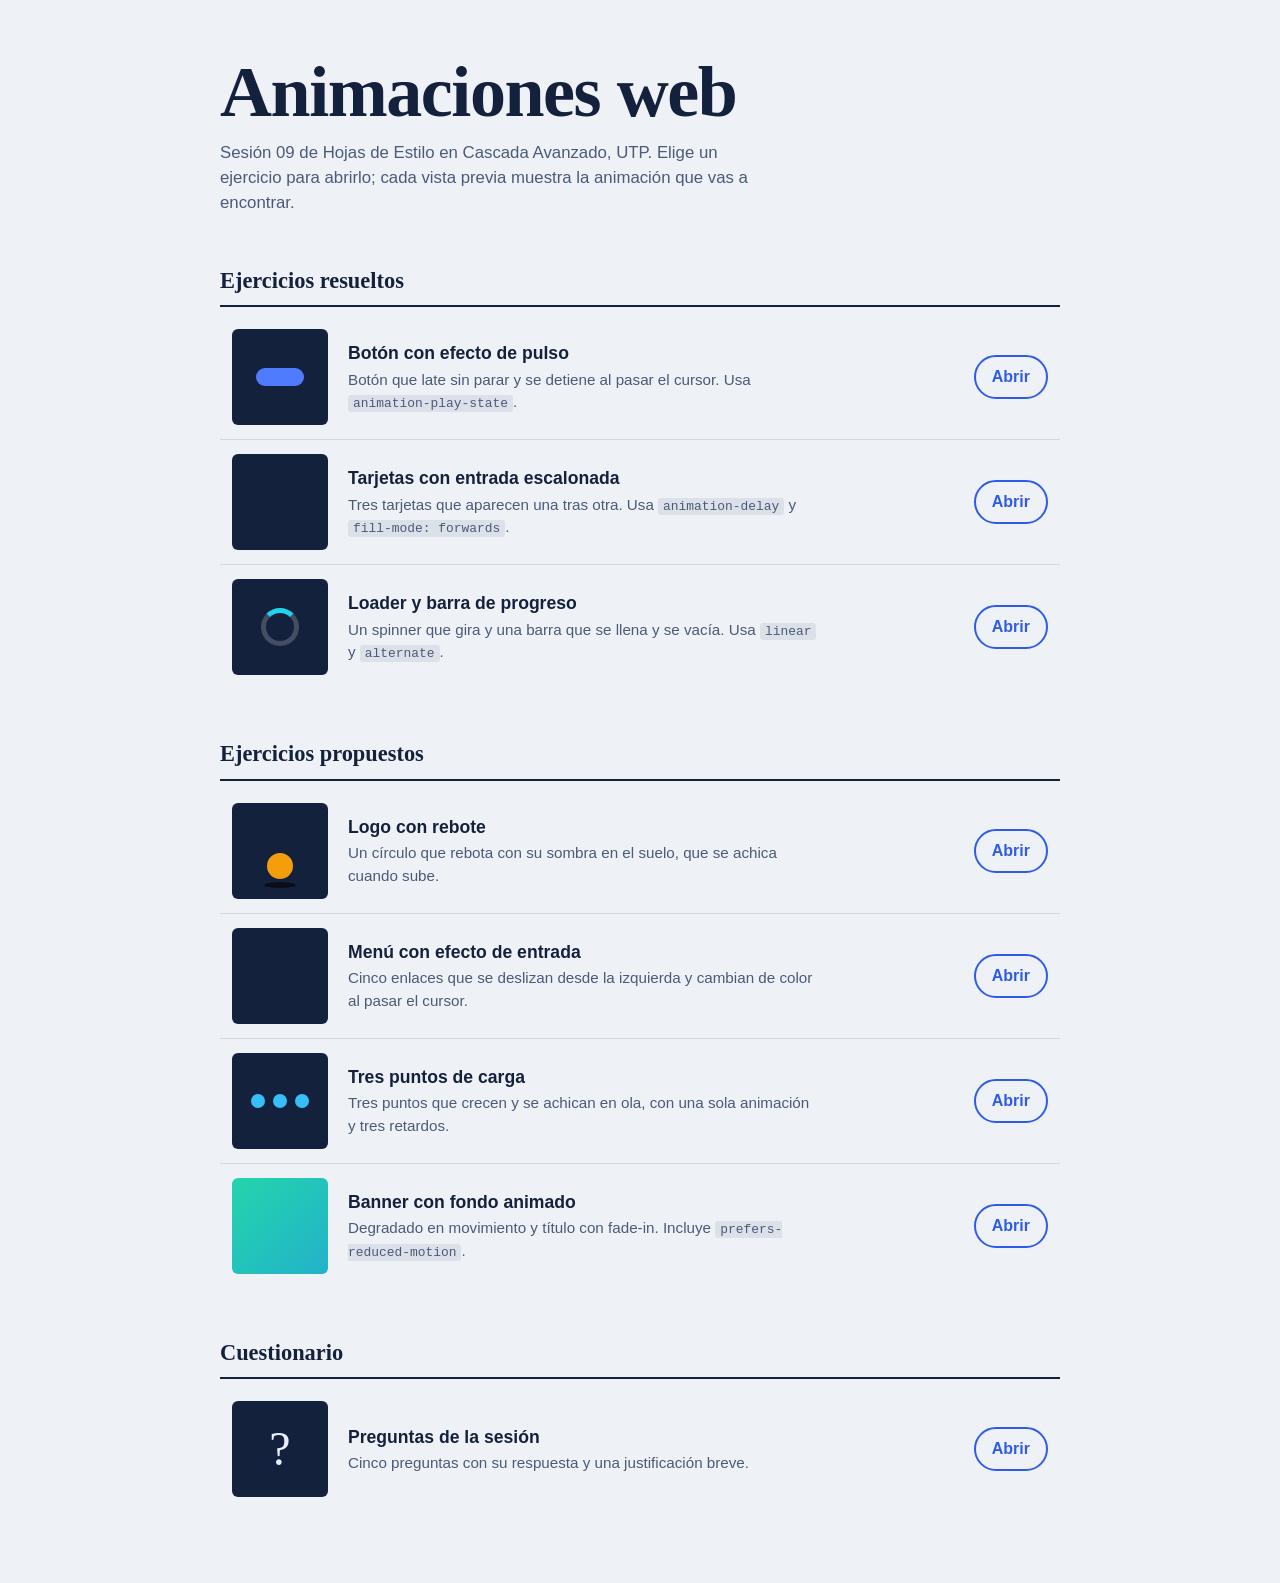
<file: index.html>
<!DOCTYPE html>
<html lang="es">
<head>
  <meta charset="UTF-8">
  <meta name="viewport" content="width=device-width, initial-scale=1.0">
  <title>Animaciones web: menú de ejercicios</title>
  <link rel="stylesheet" href="styles.css">
</head>
<body>
  <main class="pagina">
    <header class="cabecera">
      <h1>Animaciones web</h1>
      <p>Sesión 09 de Hojas de Estilo en Cascada Avanzado, UTP. Elige un ejercicio para abrirlo; cada vista previa muestra la animación que vas a encontrar.</p>
    </header>

    <section aria-labelledby="t-resueltos">
      <h2 id="t-resueltos">Ejercicios resueltos</h2>
      <ul class="lista">
        <li>
          <a class="item" href="Ejercicio_Resuelto_1/index.html">
            <div class="vista v-pulso" aria-hidden="true"><span></span></div>
            <div class="texto">
              <h3>Botón con efecto de pulso</h3>
              <p>Botón que late sin parar y se detiene al pasar el cursor. Usa <code>animation-play-state</code>.</p>
            </div>
            <span class="abrir">Abrir</span>
          </a>
        </li>
        <li>
          <a class="item" href="Ejercicio_Resuelto_2/index.html">
            <div class="vista v-entrada" aria-hidden="true"><i></i><i></i><i></i></div>
            <div class="texto">
              <h3>Tarjetas con entrada escalonada</h3>
              <p>Tres tarjetas que aparecen una tras otra. Usa <code>animation-delay</code> y <code>fill-mode: forwards</code>.</p>
            </div>
            <span class="abrir">Abrir</span>
          </a>
        </li>
        <li>
          <a class="item" href="Ejercicio_Resuelto_3/index.html">
            <div class="vista v-spin" aria-hidden="true"><i></i></div>
            <div class="texto">
              <h3>Loader y barra de progreso</h3>
              <p>Un spinner que gira y una barra que se llena y se vacía. Usa <code>linear</code> y <code>alternate</code>.</p>
            </div>
            <span class="abrir">Abrir</span>
          </a>
        </li>
      </ul>
    </section>

    <section aria-labelledby="t-propuestos">
      <h2 id="t-propuestos">Ejercicios propuestos</h2>
      <ul class="lista">
        <li>
          <a class="item" href="Ejercicio_Propuesto_1/index.html">
            <div class="vista v-rebote" aria-hidden="true"><i class="bola"></i><i class="sombra"></i></div>
            <div class="texto">
              <h3>Logo con rebote</h3>
              <p>Un círculo que rebota con su sombra en el suelo, que se achica cuando sube.</p>
            </div>
            <span class="abrir">Abrir</span>
          </a>
        </li>
        <li>
          <a class="item" href="Ejercicio_Propuesto_2/index.html">
            <div class="vista v-menu" aria-hidden="true"><i></i><i></i><i></i><i></i></div>
            <div class="texto">
              <h3>Menú con efecto de entrada</h3>
              <p>Cinco enlaces que se deslizan desde la izquierda y cambian de color al pasar el cursor.</p>
            </div>
            <span class="abrir">Abrir</span>
          </a>
        </li>
        <li>
          <a class="item" href="Ejercicio_Propuesto_3/index.html">
            <div class="vista v-ola" aria-hidden="true"><i></i><i></i><i></i></div>
            <div class="texto">
              <h3>Tres puntos de carga</h3>
              <p>Tres puntos que crecen y se achican en ola, con una sola animación y tres retardos.</p>
            </div>
            <span class="abrir">Abrir</span>
          </a>
        </li>
        <li>
          <a class="item" href="Ejercicio_Propuesto_4/index.html">
            <div class="vista v-banner" aria-hidden="true"></div>
            <div class="texto">
              <h3>Banner con fondo animado</h3>
              <p>Degradado en movimiento y título con fade-in. Incluye <code>prefers-reduced-motion</code>.</p>
            </div>
            <span class="abrir">Abrir</span>
          </a>
        </li>
      </ul>
    </section>

    <section aria-labelledby="t-cuestionario">
      <h2 id="t-cuestionario">Cuestionario</h2>
      <ul class="lista">
        <li>
          <a class="item" href="Cuestionario/index.html">
            <div class="vista v-quiz" aria-hidden="true">?</div>
            <div class="texto">
              <h3>Preguntas de la sesión</h3>
              <p>Cinco preguntas con su respuesta y una justificación breve.</p>
            </div>
            <span class="abrir">Abrir</span>
          </a>
        </li>
      </ul>
    </section>
  </main>
</body>
</html>
</file>
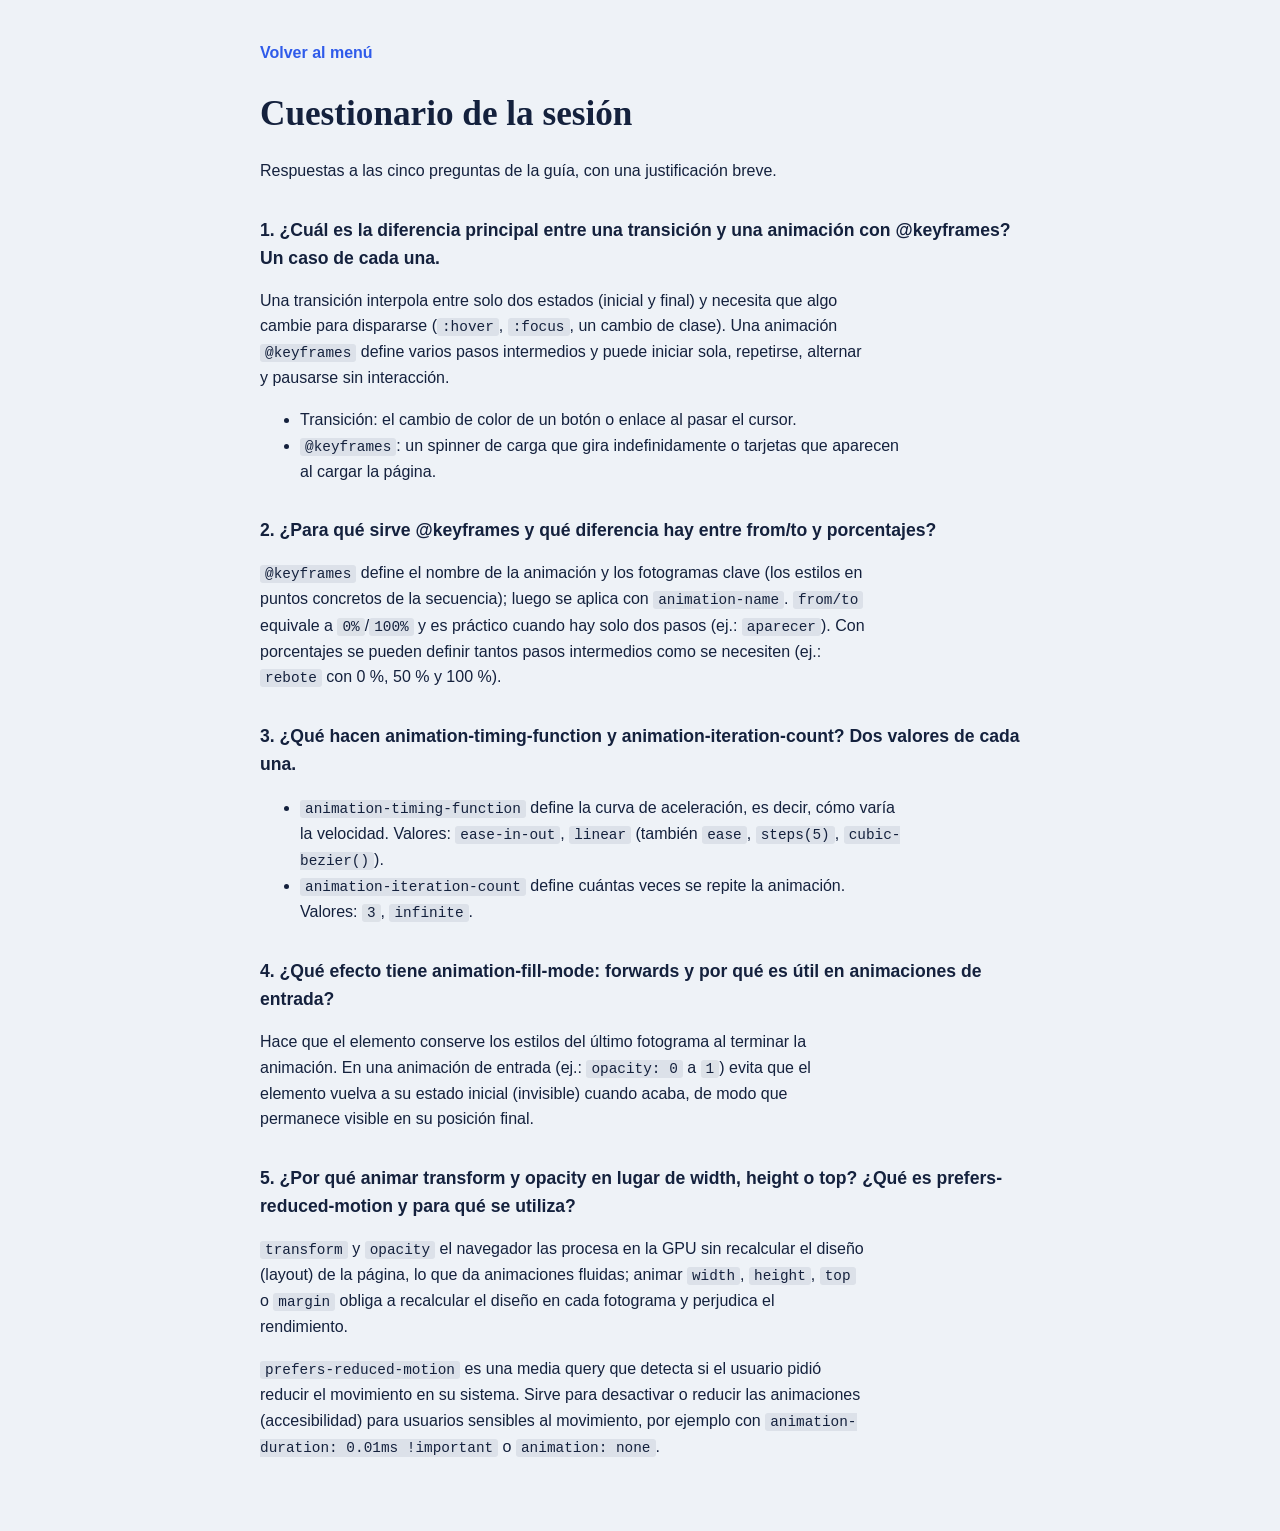
<file: Cuestionario/index.html>
<!DOCTYPE html>
<html lang="es">
<head>
  <meta charset="UTF-8">
  <meta name="viewport" content="width=device-width, initial-scale=1.0">
  <title>Cuestionario: Sesión 09</title>
  <link rel="stylesheet" href="styles.css">
</head>
<body>
  <main>
    <a class="volver" href="../index.html">Volver al menú</a>
    <h1>Cuestionario de la sesión</h1>
    <p>Respuestas a las cinco preguntas de la guía, con una justificación breve.</p>

    <h2>1. ¿Cuál es la diferencia principal entre una transición y una animación con @keyframes? Un caso de cada una.</h2>
    <p>Una transición interpola entre solo dos estados (inicial y final) y necesita que algo cambie para dispararse (<code>:hover</code>, <code>:focus</code>, un cambio de clase). Una animación <code>@keyframes</code> define varios pasos intermedios y puede iniciar sola, repetirse, alternar y pausarse sin interacción.</p>
    <ul>
      <li>Transición: el cambio de color de un botón o enlace al pasar el cursor.</li>
      <li><code>@keyframes</code>: un spinner de carga que gira indefinidamente o tarjetas que aparecen al cargar la página.</li>
    </ul>

    <h2>2. ¿Para qué sirve @keyframes y qué diferencia hay entre from/to y porcentajes?</h2>
    <p><code>@keyframes</code> define el nombre de la animación y los fotogramas clave (los estilos en puntos concretos de la secuencia); luego se aplica con <code>animation-name</code>. <code>from/to</code> equivale a <code>0%</code>/<code>100%</code> y es práctico cuando hay solo dos pasos (ej.: <code>aparecer</code>). Con porcentajes se pueden definir tantos pasos intermedios como se necesiten (ej.: <code>rebote</code> con 0 %, 50 % y 100 %).</p>

    <h2>3. ¿Qué hacen animation-timing-function y animation-iteration-count? Dos valores de cada una.</h2>
    <ul>
      <li><code>animation-timing-function</code> define la curva de aceleración, es decir, cómo varía la velocidad. Valores: <code>ease-in-out</code>, <code>linear</code> (también <code>ease</code>, <code>steps(5)</code>, <code>cubic-bezier()</code>).</li>
      <li><code>animation-iteration-count</code> define cuántas veces se repite la animación. Valores: <code>3</code>, <code>infinite</code>.</li>
    </ul>

    <h2>4. ¿Qué efecto tiene animation-fill-mode: forwards y por qué es útil en animaciones de entrada?</h2>
    <p>Hace que el elemento conserve los estilos del último fotograma al terminar la animación. En una animación de entrada (ej.: <code>opacity: 0</code> a <code>1</code>) evita que el elemento vuelva a su estado inicial (invisible) cuando acaba, de modo que permanece visible en su posición final.</p>

    <h2>5. ¿Por qué animar transform y opacity en lugar de width, height o top? ¿Qué es prefers-reduced-motion y para qué se utiliza?</h2>
    <p><code>transform</code> y <code>opacity</code> el navegador las procesa en la GPU sin recalcular el diseño (layout) de la página, lo que da animaciones fluidas; animar <code>width</code>, <code>height</code>, <code>top</code> o <code>margin</code> obliga a recalcular el diseño en cada fotograma y perjudica el rendimiento.</p>
    <p><code>prefers-reduced-motion</code> es una media query que detecta si el usuario pidió reducir el movimiento en su sistema. Sirve para desactivar o reducir las animaciones (accesibilidad) para usuarios sensibles al movimiento, por ejemplo con <code>animation-duration: 0.01ms !important</code> o <code>animation: none</code>.</p>
  </main>
</body>
</html>
</file>
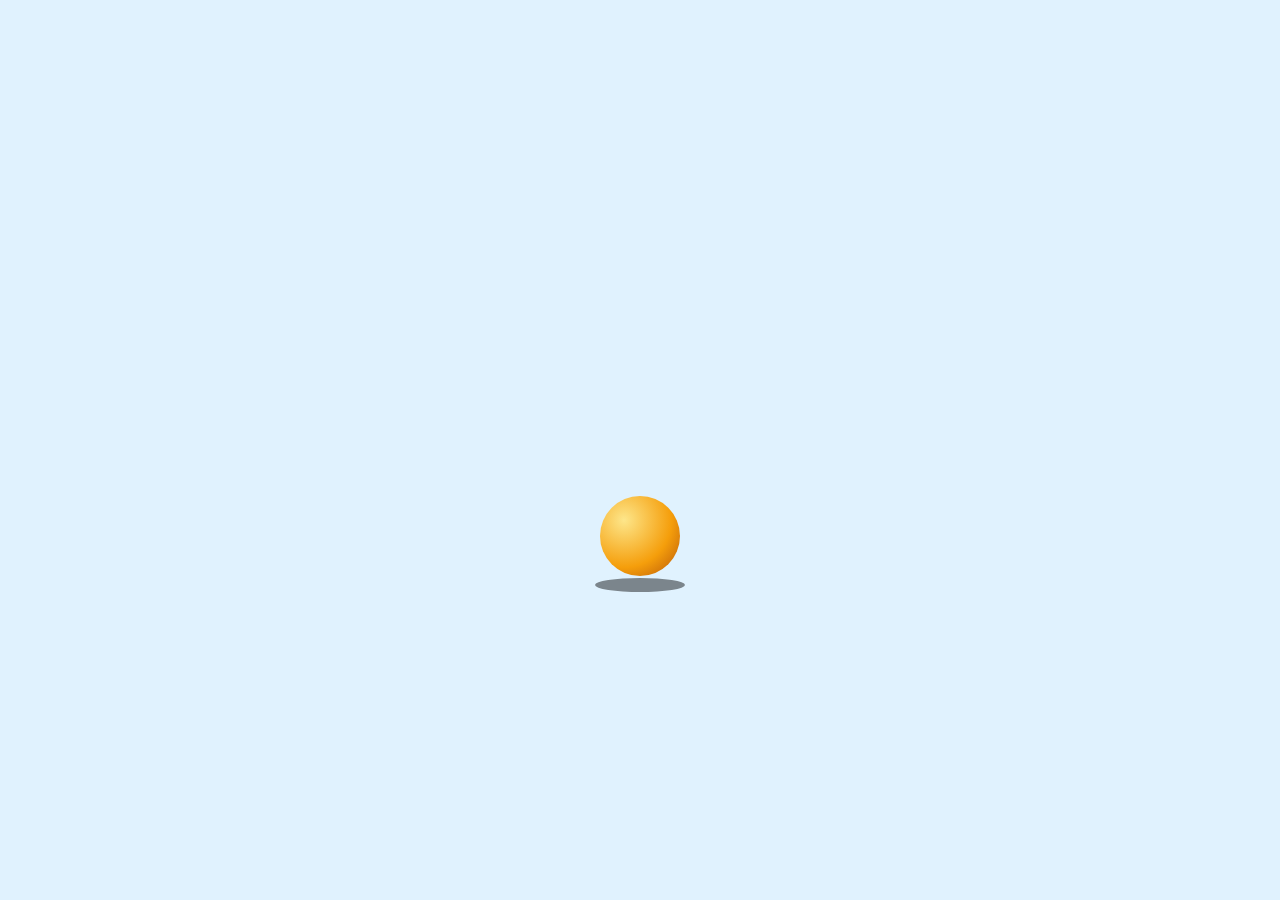
<file: Ejercicio_Propuesto_1/index.html>
<!DOCTYPE html>
<html lang="es">
<head>
  <meta charset="UTF-8">
  <meta name="viewport" content="width=device-width, initial-scale=1.0">
  <title>Propuesto 1 - Logo con rebote</title>
  <link rel="stylesheet" href="styles.css">
</head>
<body>
  <div class="escena" aria-label="Pelota rebotando">
    <div class="logo"></div>
    <div class="sombra"></div>
  </div>
</body>
</html>
</file>
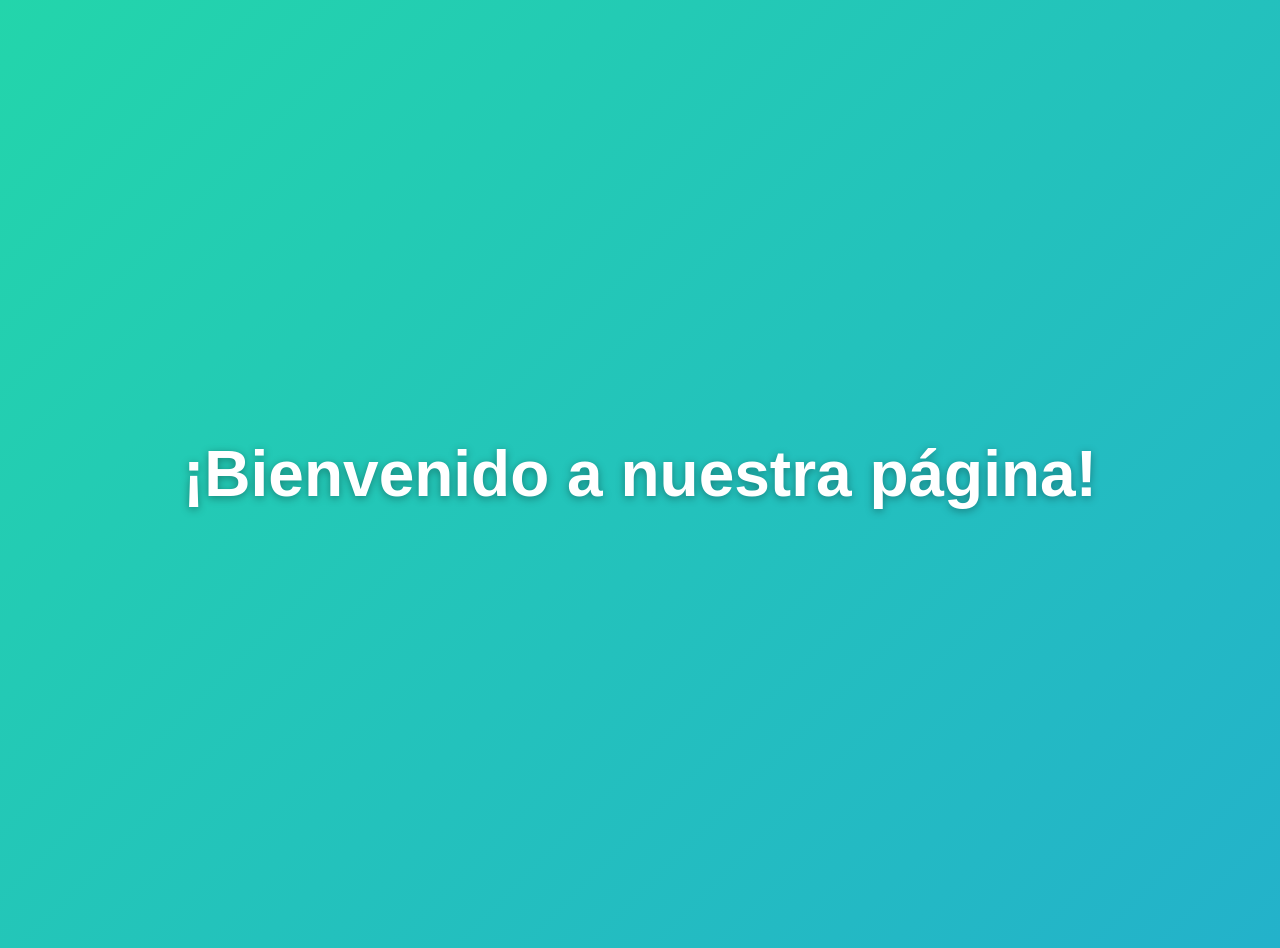
<file: Ejercicio_Propuesto_4/index.html>
<!DOCTYPE html>
<html lang="es">
<head>
  <meta charset="UTF-8">
  <meta name="viewport" content="width=device-width, initial-scale=1.0">
  <title>Propuesto 4 - Banner con fondo animado</title>
  <link rel="stylesheet" href="styles.css">
</head>
<body>
  <header class="banner">
    <h1 class="banner__titulo">¡Bienvenido a nuestra página!</h1>
  </header>
</body>
</html>
</file>
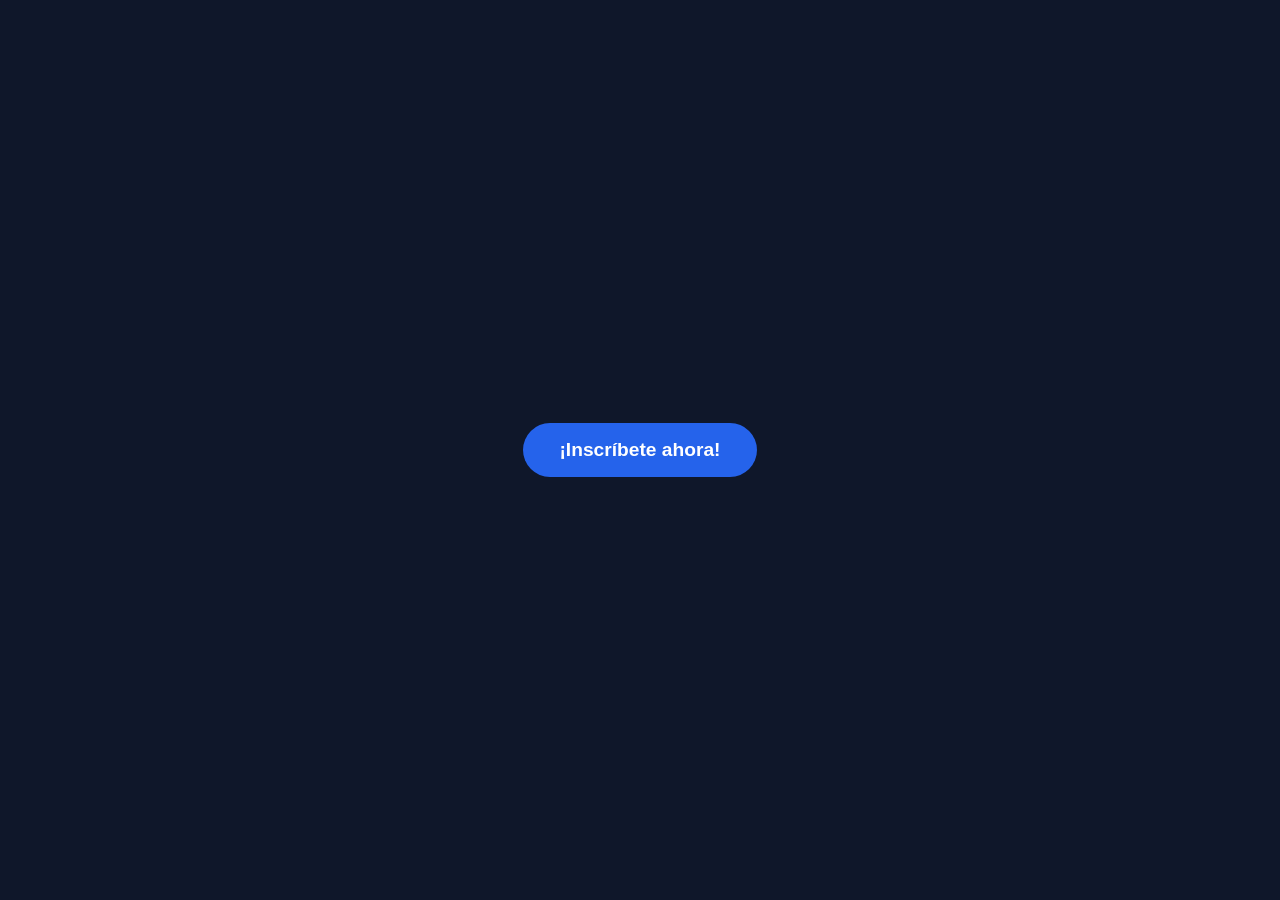
<file: Ejercicio_Resuelto_1/index.html>
<!DOCTYPE html>
<html lang="es">
<head>
  <meta charset="UTF-8">
  <meta name="viewport" content="width=device-width, initial-scale=1.0">
  <title>Ejercicio 1 - Botón pulso</title>
  <link rel="stylesheet" href="styles.css">
</head>
<body>
  <button class="btn-pulso">¡Inscríbete ahora!</button>
</body>
</html>
</file>
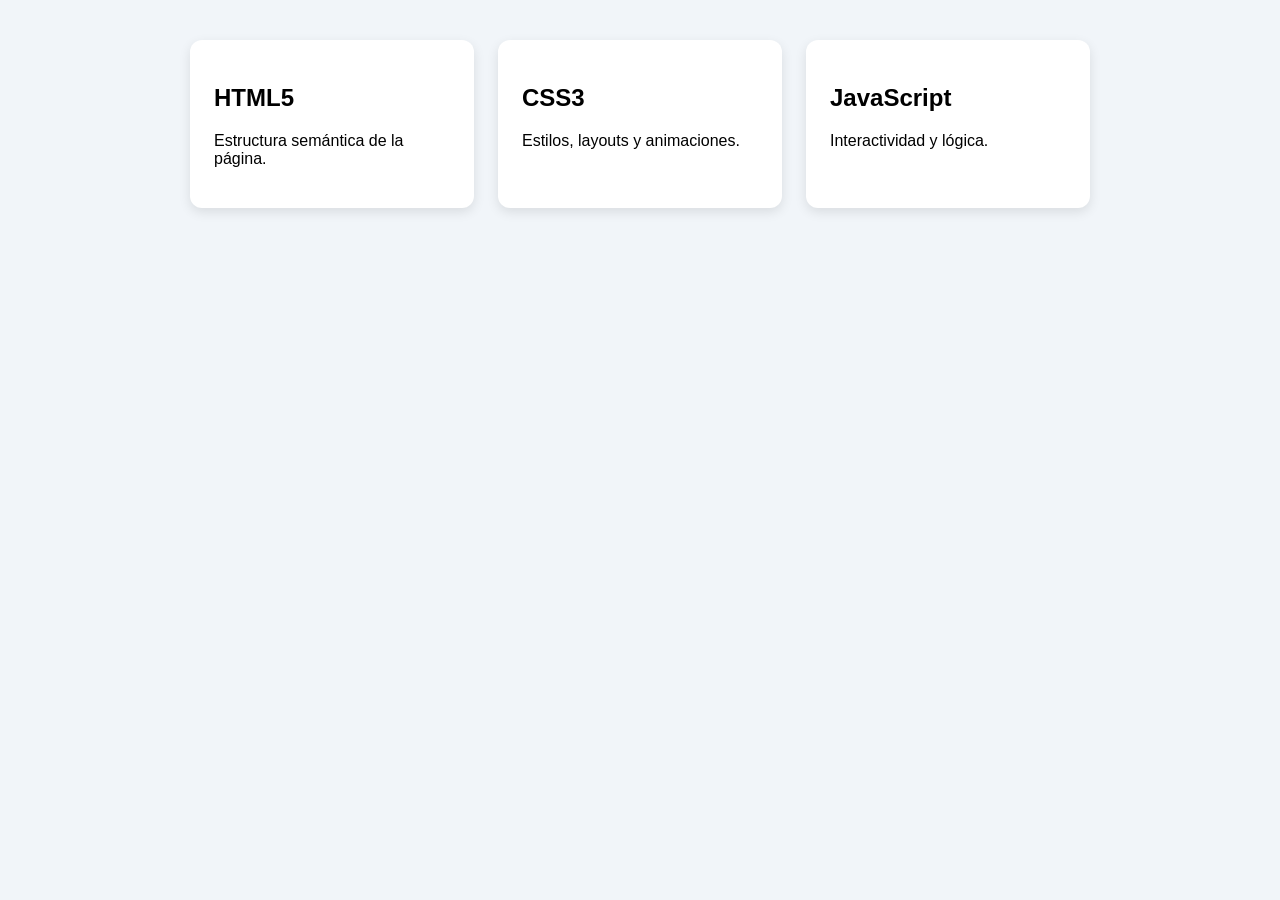
<file: Ejercicio_Resuelto_2/index.html>
<!DOCTYPE html>
<html lang="es">
<head>
  <meta charset="UTF-8">
  <meta name="viewport" content="width=device-width, initial-scale=1.0">
  <title>Ejercicio 2 - Entrada escalonada</title>
  <link rel="stylesheet" href="styles.css">
</head>
<body>
  <main class="contenedor">
    <article class="tarjeta">
      <h2>HTML5</h2>
      <p>Estructura semántica de la página.</p>
    </article>
    <article class="tarjeta">
      <h2>CSS3</h2>
      <p>Estilos, layouts y animaciones.</p>
    </article>
    <article class="tarjeta">
      <h2>JavaScript</h2>
      <p>Interactividad y lógica.</p>
    </article>
  </main>
</body>
</html>
</file>
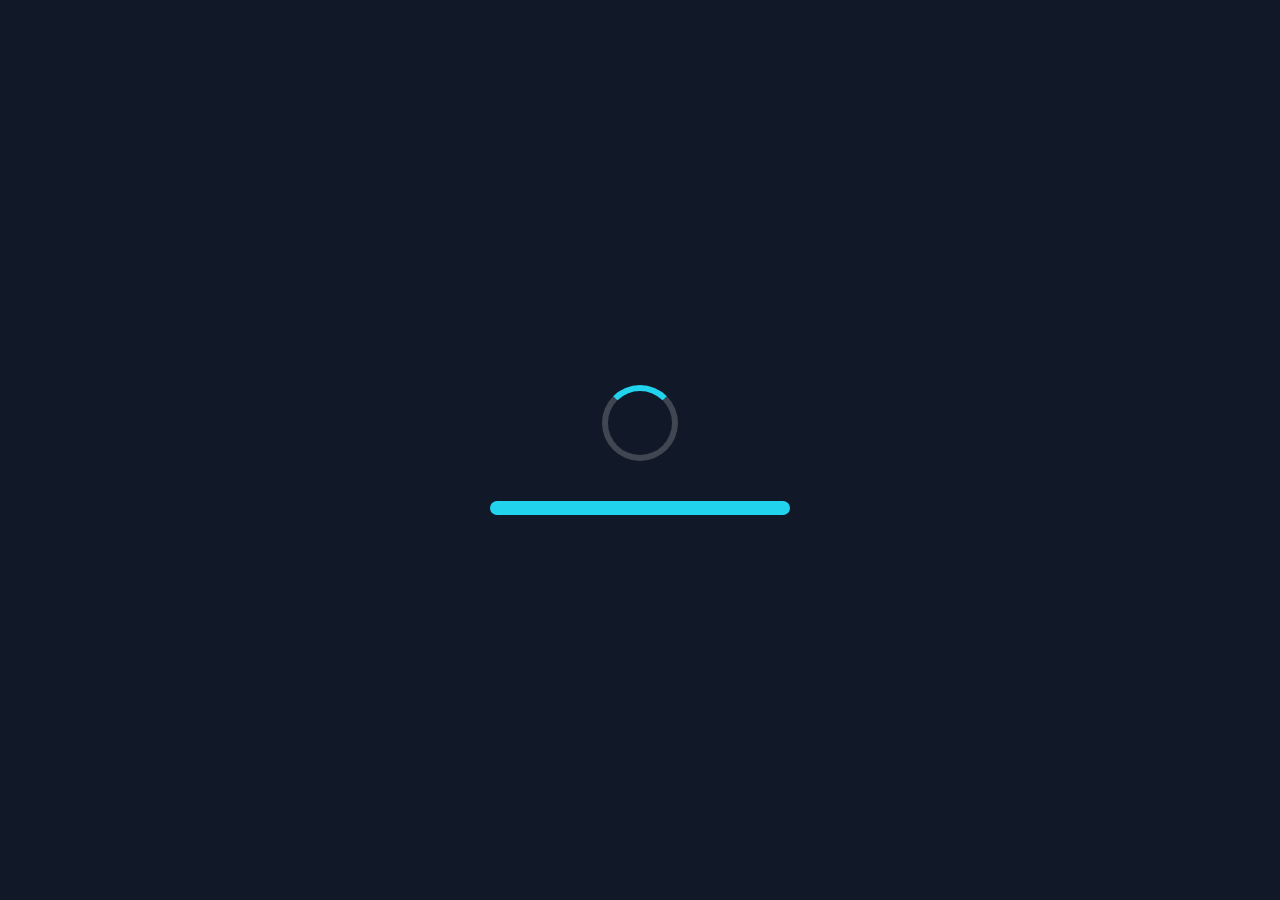
<file: Ejercicio_Resuelto_3/index.html>
<!DOCTYPE html>
<html lang="es">
<head>
  <meta charset="UTF-8">
  <meta name="viewport" content="width=device-width, initial-scale=1.0">
  <title>Ejercicio 3 - Loaders</title>
  <link rel="stylesheet" href="styles.css">
</head>
<body>
  <div class="spinner" role="status" aria-label="Cargando"></div>
  <div class="barra">
    <div class="barra__relleno"></div>
  </div>
</body>
</html>
</file>
<file: styles.css>
:root {
  --fondo: #eef2f7;
  --tinta: #14213d;
  --suave: #4a5a78;
  --linea: #cfd8e6;
  --resalte: #dfe8fb;
  --acento: #2f5bea;
}

* { box-sizing: border-box; }

body {
  margin: 0;
  background: var(--fondo);
  color: var(--tinta);
  font-family: "Segoe UI", Arial, sans-serif;
  line-height: 1.5;
}

.pagina {
  max-width: 880px;
  margin: 0 auto;
  padding: 56px 20px 72px;
}

.cabecera h1 {
  margin: 0 0 12px;
  font-family: Georgia, "Times New Roman", serif;
  font-size: clamp(2.6rem, 8vw, 4.5rem);
  line-height: 1;
  letter-spacing: -0.02em;
}

.cabecera p {
  margin: 0;
  max-width: 60ch;
  color: var(--suave);
  font-size: 1.05rem;
}

section { margin-top: 48px; }

h2 {
  margin: 0 0 8px;
  padding-bottom: 8px;
  border-bottom: 2px solid var(--tinta);
  font-family: Georgia, "Times New Roman", serif;
  font-size: 1.4rem;
}

.lista {
  margin: 0;
  padding: 0;
  list-style: none;
}

.lista li + li { border-top: 1px solid var(--linea); }

/* Fila de ejercicio */
.item {
  display: grid;
  grid-template-columns: 96px 1fr auto;
  gap: 20px;
  align-items: center;
  padding: 14px 12px;
  color: inherit;
  text-decoration: none;
  transition: background-color 0.2s ease;
}

.item:hover { background: var(--resalte); }
.item:focus-visible { outline: 3px solid var(--acento); outline-offset: -3px; }

.texto h3 { margin: 0 0 2px; font-size: 1.1rem; }
.texto p  { margin: 0; max-width: 56ch; color: var(--suave); font-size: 0.95rem; }

code {
  padding: 1px 5px;
  background: rgba(20, 33, 61, 0.08);
  border-radius: 3px;
  font-family: Consolas, monospace;
  font-size: 0.85em;
}

.abrir {
  padding: 8px 16px;
  color: var(--acento);
  font-weight: 600;
  border: 2px solid var(--acento);
  border-radius: 999px;
  transition: background-color 0.2s ease, color 0.2s ease;
}

.item:hover .abrir { background: var(--acento); color: #fff; }

/* ---------- Vistas previas animadas ---------- */
.vista {
  position: relative;
  width: 96px;
  height: 96px;
  overflow: hidden;
  background: var(--tinta);
  border-radius: 6px;
  display: grid;
  place-items: center;
}

/* Resuelto 1: pulso */
.v-pulso span {
  width: 48px;
  height: 18px;
  background: #4f7cff;
  border-radius: 999px;
  animation: m-pulso 1.5s ease-in-out infinite;
}
@keyframes m-pulso {
  0%   { transform: scale(1);    box-shadow: 0 0 0 0 rgba(79, 124, 255, 0.7); }
  70%  { transform: scale(1.08); box-shadow: 0 0 0 12px rgba(79, 124, 255, 0); }
  100% { transform: scale(1);    box-shadow: 0 0 0 0 rgba(79, 124, 255, 0); }
}

/* Resuelto 2: entrada escalonada */
.v-entrada { align-content: center; gap: 7px; }
.v-entrada i {
  display: block;
  width: 56px;
  height: 14px;
  background: #e8eefc;
  border-radius: 3px;
  animation: m-entrada 3s ease-out infinite both;
}
.v-entrada i:nth-child(2) { animation-delay: 0.3s; }
.v-entrada i:nth-child(3) { animation-delay: 0.6s; }
@keyframes m-entrada {
  0%        { opacity: 0; transform: translateY(14px); }
  25%, 80%  { opacity: 1; transform: translateY(0); }
  100%      { opacity: 0; transform: translateY(0); }
}

/* Resuelto 3: spinner */
.v-spin i {
  width: 38px;
  height: 38px;
  border: 5px solid rgba(255, 255, 255, 0.2);
  border-top-color: #22d3ee;
  border-radius: 50%;
  animation: m-girar 1s linear infinite;
}
@keyframes m-girar { to { transform: rotate(360deg); } }

/* Propuesto 1: rebote + sombra */
.bola, .sombra { position: absolute; left: 50%; display: block; }
.bola {
  bottom: 20px;
  width: 26px;
  height: 26px;
  margin-left: -13px;
  background: #f59e0b;
  border-radius: 50%;
  animation: m-rebote 0.8s ease-in-out infinite alternate;
}
.sombra {
  bottom: 11px;
  width: 32px;
  height: 6px;
  margin-left: -16px;
  background: rgba(0, 0, 0, 0.6);
  border-radius: 50%;
  animation: m-sombra 0.8s ease-in-out infinite alternate;
}
@keyframes m-rebote { from { transform: translateY(0); } to { transform: translateY(-44px); } }
@keyframes m-sombra { from { transform: scale(1); opacity: 0.8; } to { transform: scale(0.5); opacity: 0.3; } }

/* Propuesto 2: enlaces que se deslizan */
.v-menu { align-content: center; justify-items: start; gap: 8px; padding-left: 16px; }
.v-menu i {
  display: block;
  width: 60px;
  height: 9px;
  background: #38bdf8;
  border-radius: 3px;
  animation: m-deslizar 3s ease-out infinite both;
}
.v-menu i:nth-child(1) { animation-delay: 0.1s; }
.v-menu i:nth-child(2) { animation-delay: 0.25s; width: 48px; }
.v-menu i:nth-child(3) { animation-delay: 0.4s; width: 56px; }
.v-menu i:nth-child(4) { animation-delay: 0.55s; width: 40px; }
@keyframes m-deslizar {
  0%        { opacity: 0; transform: translateX(-40px); }
  20%, 80%  { opacity: 1; transform: translateX(0); }
  100%      { opacity: 0; transform: translateX(0); }
}

/* Propuesto 3: ola de puntos */
.v-ola { grid-auto-flow: column; justify-content: center; gap: 8px; }
.v-ola i {
  display: block;
  width: 14px;
  height: 14px;
  background: #38bdf8;
  border-radius: 50%;
  animation: m-ola 1s ease-in-out infinite;
}
.v-ola i:nth-child(2) { animation-delay: 0.15s; }
.v-ola i:nth-child(3) { animation-delay: 0.3s; }
@keyframes m-ola {
  0%, 100% { transform: scale(0.5); opacity: 0.5; }
  50%      { transform: scale(1.3); opacity: 1; }
}

/* Propuesto 4: degradado en movimiento */
.v-banner {
  background: linear-gradient(-45deg, #ee7752, #e73c7e, #23a6d5, #23d5ab);
  background-size: 400% 400%;
  animation: m-fondo 6s ease infinite;
}
@keyframes m-fondo {
  0%   { background-position: 0% 50%; }
  50%  { background-position: 100% 50%; }
  100% { background-position: 0% 50%; }
}

/* Cuestionario */
.v-quiz {
  color: #e8eefc;
  font-family: Georgia, "Times New Roman", serif;
  font-size: 3rem;
}

/* Móvil */
@media (max-width: 560px) {
  .pagina { padding-top: 36px; }
  .item { grid-template-columns: 72px 1fr; gap: 14px; }
  .vista { width: 72px; height: 72px; }
  .abrir { display: none; }
}
</file>
<file: Cuestionario/styles.css>
body { margin: 0; background: #eef2f7; color: #14213d; font-family: "Segoe UI", Arial, sans-serif; line-height: 1.6; }
main { max-width: 760px; margin: 0 auto; padding: 40px 20px 64px; }
a.volver { color: #2f5bea; font-weight: 600; text-decoration: none; }
a.volver:hover, a.volver:focus-visible { text-decoration: underline; }
h1 { margin: 20px 0 8px; font-family: Georgia, "Times New Roman", serif; font-size: 2.2rem; }
h2 { margin: 32px 0 8px; font-size: 1.1rem; }
p, li { max-width: 68ch; }
code { padding: 1px 5px; background: rgba(20, 33, 61, 0.08); border-radius: 3px; font-family: Consolas, monospace; font-size: 0.9em; }
</file>
<file: Ejercicio_Propuesto_1/styles.css>
body {
  margin: 0;
  min-height: 100vh;
  display: grid;
  place-items: center;
  background: #e0f2fe;
  font-family: Arial, sans-serif;
}

/* Escena con altura fija: arriba el objeto, abajo la sombra del suelo */
.escena {
  position: relative;
  width: 160px;
  height: 300px;
}

/* Objeto que rebota (círculo) */
.logo {
  position: absolute;
  bottom: 24px;
  left: 50%;
  width: 80px;
  height: 80px;
  margin-left: -40px;
  border-radius: 50%;
  background: radial-gradient(circle at 30% 30%, #fde68a, #f59e0b 60%, #b45309);
  transform-origin: center bottom;
  /* nombre | duración | timing | iteraciones | dirección */
  animation: rebote 0.9s ease-in-out infinite alternate;
}

/* Sombra en el suelo */
.sombra {
  position: absolute;
  bottom: 8px;
  left: 50%;
  width: 90px;
  height: 14px;
  margin-left: -45px;
  border-radius: 50%;
  background: rgba(0, 0, 0, 0.45);
  /* Misma duración, timing y dirección que el objeto para sincronizarse */
  animation: sombra 0.9s ease-in-out infinite alternate;
}

/* Tres porcentajes: suelo (con ligero aplastamiento) -> aire -> suelo */
@keyframes rebote {
  0%   { transform: translateY(0)      scale(1.12, 0.88); }
  50%  { transform: translateY(-110px) scale(1, 1); }
  100% { transform: translateY(0)      scale(1.12, 0.88); }
}

/* La sombra se reduce y se aclara cuando el objeto está arriba */
@keyframes sombra {
  0%   { transform: scale(1);   opacity: 0.55; }
  50%  { transform: scale(0.5); opacity: 0.2; }
  100% { transform: scale(1);   opacity: 0.55; }
}
</file>
<file: Ejercicio_Propuesto_4/styles.css>
body {
  margin: 0;
  font-family: Arial, sans-serif;
}

.banner {
  min-height: 100vh;
  display: grid;
  place-items: center;
  padding: 24px;
  text-align: center;
  background: linear-gradient(-45deg, #ee7752, #e73c7e, #23a6d5, #23d5ab);
  /* Degradado más grande que el contenedor para poder desplazarlo */
  background-size: 400% 400%;
  /* animation-name: moverFondo | animation-duration: 12s |
     animation-timing-function: ease | animation-iteration-count: infinite */
  animation: moverFondo 12s ease infinite;
}

.banner__titulo {
  margin: 0;
  font-size: clamp(2rem, 6vw, 4rem);
  color: #fff;
  text-shadow: 0 2px 8px rgba(0, 0, 0, 0.35);
  /* animation-name: aparecer | animation-duration: 2s |
     animation-timing-function: ease-out | animation-delay: 0.3s |
     animation-fill-mode: both (oculto durante el retardo y visible al final) */
  animation: aparecer 2s ease-out 0.3s both;
}

/* Desplaza la posición del fondo: 0% -> 50% -> 0% (ciclo suave) */
@keyframes moverFondo {
  0%   { background-position: 0% 50%; }
  50%  { background-position: 100% 50%; }
  100% { background-position: 0% 50%; }
}

/* Fade-in del título */
@keyframes aparecer {
  from { opacity: 0; }
  to   { opacity: 1; }
}

/* Accesibilidad: desactivar animaciones (animation: none) para usuarios
   que prefieren menos movimiento; el título queda visible y el fondo estático */
@media (prefers-reduced-motion: reduce) {
  .banner { animation: none; background-position: 0% 50%; }
  .banner__titulo { animation: none; opacity: 1; }
}
</file>
<file: Ejercicio_Resuelto_1/styles.css>
body {
  margin: 0;
  min-height: 100vh;
  display: grid;
  place-items: center;
  background: #0f172a;
  font-family: Arial, sans-serif;
}

.btn-pulso {
  padding: 16px 36px;
  font-size: 1.2rem;
  font-weight: bold;
  color: #fff;
  background: #2563eb;
  border: none;
  border-radius: 999px;
  cursor: pointer;
  /* nombre | duración | timing | iteraciones */
  animation: pulso 1.5s ease-in-out infinite;
}

/* Fotogramas: el botón crece y emite un halo que se desvanece */
@keyframes pulso {
  0%   { transform: scale(1);    box-shadow: 0 0 0 0 rgba(37, 99, 235, 0.7); }
  70%  { transform: scale(1.06); box-shadow: 0 0 0 18px rgba(37, 99, 235, 0); }
  100% { transform: scale(1);    box-shadow: 0 0 0 0 rgba(37, 99, 235, 0); }
}

/* Pausar al pasar el cursor (sin reiniciar la animación) */
.btn-pulso:hover {
  animation-play-state: paused;
}
</file>
<file: Ejercicio_Resuelto_2/styles.css>
body {
  margin: 0;
  padding: 40px 16px;
  background: #f1f5f9;
  font-family: Arial, sans-serif;
}

.contenedor {
  max-width: 900px;
  margin: 0 auto;
  display: grid;
  grid-template-columns: repeat(auto-fit, minmax(240px, 1fr));
  gap: 24px;
}

.tarjeta {
  background: #fff;
  padding: 24px;
  border-radius: 12px;
  box-shadow: 0 4px 12px rgba(0, 0, 0, 0.1);
  /* Estado inicial oculto + animación.
     forwards conserva el último fotograma al terminar */
  opacity: 0;
  animation: entrada 0.8s ease-out forwards;
}

/* Retardos escalonados */
.tarjeta:nth-child(1) { animation-delay: 0.2s; }
.tarjeta:nth-child(2) { animation-delay: 0.5s; }
.tarjeta:nth-child(3) { animation-delay: 0.8s; }

@keyframes entrada {
  from {
    opacity: 0;
    transform: translateY(40px);
  }
  to {
    opacity: 1;
    transform: translateY(0);
  }
}
</file>
<file: Ejercicio_Resuelto_3/styles.css>
body {
  margin: 0;
  min-height: 100vh;
  display: flex;
  flex-direction: column;
  align-items: center;
  justify-content: center;
  gap: 40px;
  background: #111827;
}

/* --- Spinner --- */
.spinner {
  width: 64px;
  height: 64px;
  border: 6px solid rgba(255, 255, 255, 0.2);
  border-top-color: #22d3ee;
  border-radius: 50%;
  /* linear: velocidad constante, ideal para rotaciones continuas */
  animation: girar 1s linear infinite;
}

/* Solo "to": el estado inicial se toma del estilo actual del elemento */
@keyframes girar {
  to { transform: rotate(360deg); }
}

/* --- Barra de progreso --- */
.barra {
  width: 300px;
  height: 14px;
  background: rgba(255, 255, 255, 0.15);
  border-radius: 999px;
  overflow: hidden;
}

.barra__relleno {
  width: 100%;
  height: 100%;
  background: #22d3ee;
  /* scaleX desde la izquierda en lugar de animar width (mejor rendimiento) */
  transform-origin: left center;
  animation: llenar 2.5s ease-in-out infinite alternate;
}

@keyframes llenar {
  from { transform: scaleX(0); }
  to   { transform: scaleX(1); }
}
</file>
